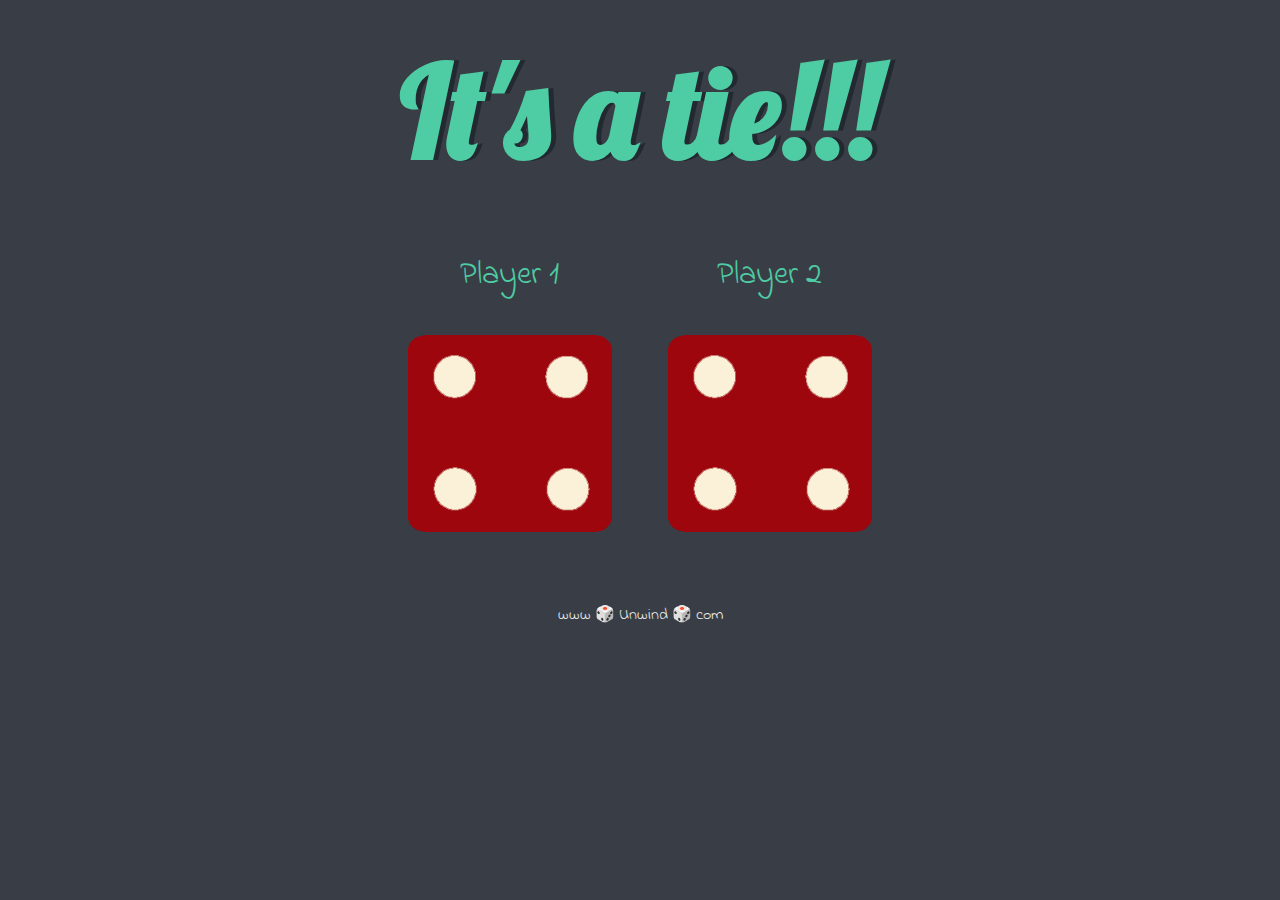
<file: dice.html>
<!DOCTYPE html>
<html lang="en" dir="ltr">
  <head>
    <meta charset="utf-8">
    <title>Dicee</title>
    <link rel="stylesheet" href="./Assets/Css/dice.css">
    <link href="https://fonts.googleapis.com/css?family=Indie+Flower|Lobster" rel="stylesheet">

  </head>
  <body>

    <div class="container">
      <h1>Refresh Me</h1>

      <div class="dice">
        <p>Player 1</p>
        <img class="img1" src="./Assets/Images/dice6.png">
      </div>

      <div class="dice">
        <p>Player 2</p>
        <img class="img2" src="./Assets/Images/dice6.png">
      </div>

    </div>

    <script src="./Script/dice.js">

    </script>
  </body>

  <footer>
    www 🎲 Unwind 🎲 com
  </footer>
</html>
</file>
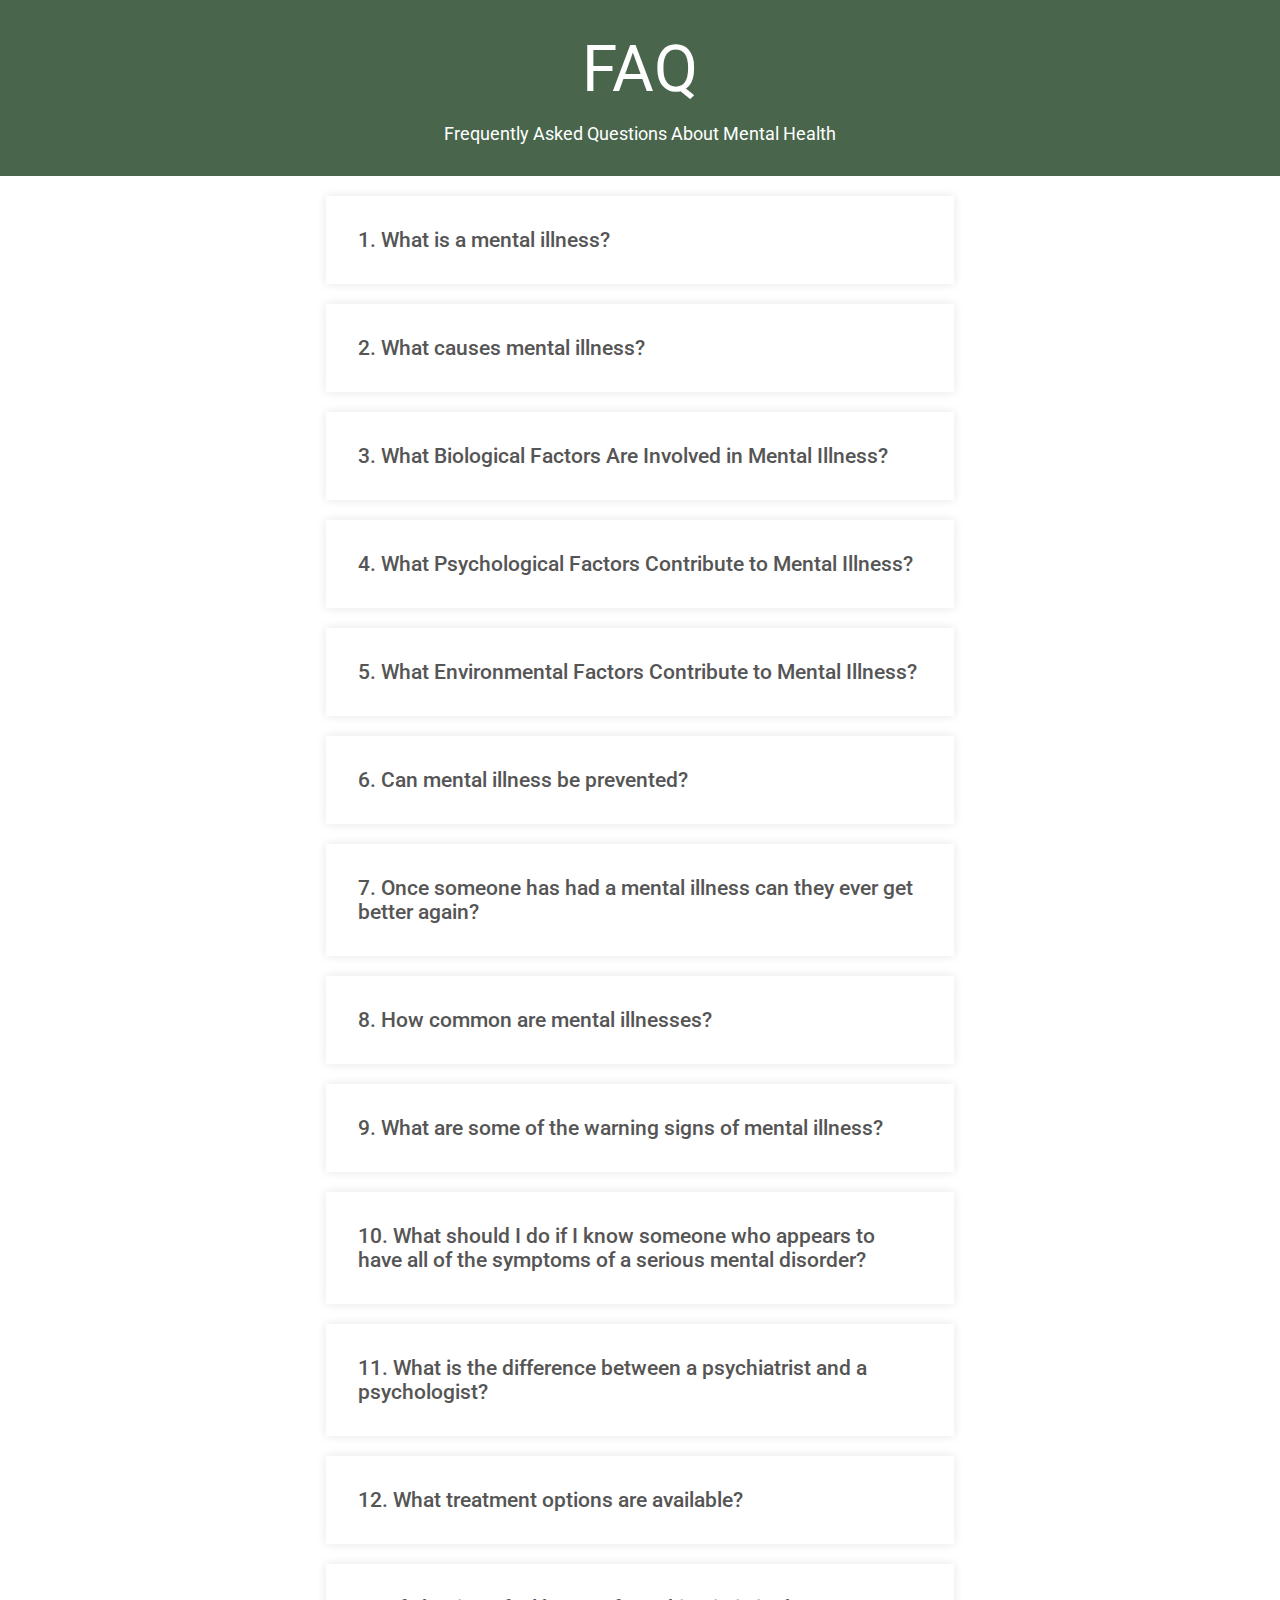
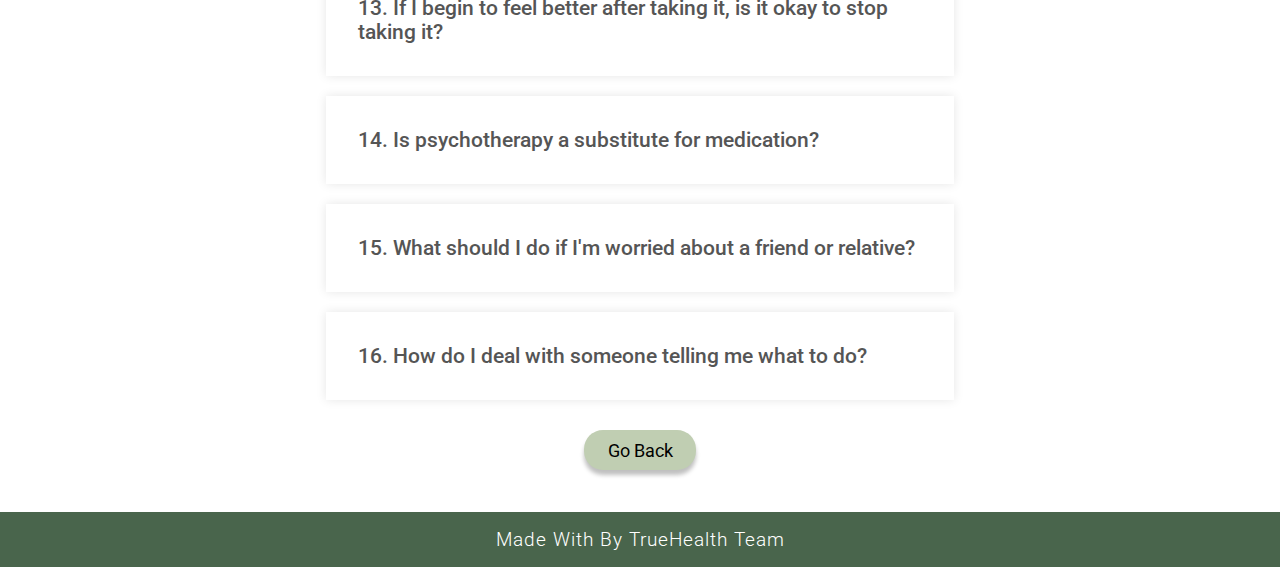
<file: faq.html>
<!DOCTYPE html>
<html lang="en">
  <head>
    <meta charset="UTF-8" />
    <meta http-equiv="X-UA-Compatible" content="IE=edge" />
    <meta name="viewport" content="width=device-width, initial-scale=1.0" />
    <link rel="apple-touch-icon" sizes="180x180" href="./Assets/favicon/apple-touch-icon.png" />
    <link rel="icon" type="image/png" sizes="32x32" href="./Assets/favicon/favicon-16x16.png" />
    <link rel="icon" type="image/png" sizes="16x16" href="./Assets/favicon/favicon-32x32.png" />
    <link rel="manifest" href="./Assets/favicon/site.webmanifest" />
    <link rel="mask-icon" href="./Assets/favicon/safari-pinned-tab.svg" color="#5bbad5" />
    <meta name="msapplication-TileColor" content="#da532c" />
    <meta name="theme-color" content="#ffffff" />
    <title>Unwind-FAQ</title>
    <link
      rel="stylesheet"
      href="https://use.fontawesome.com/releases/v5.15.4/css/all.css"
      integrity="sha384-DyZ88mC6Up2uqS4h/KRgHuoeGwBcD4Ng9SiP4dIRy0EXTlnuz47vAwmeGwVChigm"
      crossorigin="anonymous"
    />
    <link rel="stylesheet" href="./Assets/Css/faq.css" />
    <title>Document</title>
  </head>
  <body>
    <div class="container">
      <div class="header">
        <h1>FAQ</h1>
        <p>Frequently Asked Questions About Mental Health</p>
      </div>

      <div class="faq-section">
        <div class="faq-card">
          <div class="faq-question">
            <h3 class="faq-question--text">1. What is a mental illness?</h3>
            <button class="toggle-btn"><i class="fas fa-chevron-down"></i></button>
          </div>
          <p class="faq-answer hidden">
            Mental illness refers to a wide range of mental health conditions or disorders that affect a person's mood,
            thinking and behavior.
          </p>
        </div>
        <div class="faq-card">
          <div class="faq-question">
            <h3 class="faq-question--text">2. What causes mental illness?</h3>
            <button class="toggle-btn"><i class="fas fa-chevron-down"></i></button>
          </div>
          <p class="faq-answer hidden">
            It is becoming clear through research that many of these conditions are caused by a combination of
            biological, psychological, and environmental factors.
          </p>
        </div>
        <div class="faq-card">
          <div class="faq-question">
            <h3 class="faq-question--text">3. What Biological Factors Are Involved in Mental Illness?</h3>
            <button class="toggle-btn"><i class="fas fa-chevron-down arrow"></i></button>
          </div>
          <p class="faq-answer hidden">
            Some biological factors that may be involved in the development of mental illness include: Neurochemical
            Causes: Some mental illnesses have been linked to an abnormal balance of special chemicals in the brain
            called neurotransmitters. Neurotransmitters help nerve cells in the brain communicate with each other. If
            these chemicals are out of balance or are not working properly, messages may not make it through the brain
            correctly, leading to symptoms of mental illness. In addition, defects in or injury to certain areas of the
            brain have also been linked to some mental conditions. Genetics (heredity): Many mental illnesses run in
            families, suggesting that people who have a family member with a mental illness are more susceptible (have a
            greater likelihood of being affected) to developing a mental illness. Infections: Certain infections have
            been linked to brain damage and the development of mental illness or the worsening of its symptoms.
            Structural Causes: This involves possible problems in the "wiring" of different parts of the brain. This
            includes possible consequences from brain trauma.
          </p>
        </div>
        <div class="faq-card">
          <div class="faq-question">
            <h3 class="faq-question--text">4. What Psychological Factors Contribute to Mental Illness?</h3>
            <button class="toggle-btn"><i class="fas fa-chevron-down arrow"></i></button>
          </div>
          <p class="faq-answer hidden">
            Psychological factors that may contribute to mental illness include specific vulnerabilities such as
            personality traits, particular extremes in temperament features, specific sensitivities to negative
            emotions, cognitive susceptibility, dysfunctional attitudes, hopelessness, negative distortions.
          </p>
        </div>
        <div class="faq-card">
          <div class="faq-question">
            <h3 class="faq-question--text">5. What Environmental Factors Contribute to Mental Illness?</h3>
            <button class="toggle-btn"><i class="fas fa-chevron-down arrow"></i></button>
          </div>
          <p class="faq-answer hidden">
            Certain triggering factors could be significant stressors precipitating a mental illness such as: Losses
            experiences (physical loss after a trauma, loss of significant others, separation, etc… Chronic threats,
            Long-term exposure to traumatic conditions, Harmful family dynamic • Living in extreme deprivation and
            poverty • Alcohol and substance misuse • Severe neglect • War, natural disasters, accidents, etc… • Chronic
            pain and incapacitating chronic illness • Social discrimination for example towards minorities
          </p>
        </div>
        <div class="faq-card">
          <div class="faq-question">
            <h3 class="faq-question--text">6. Can mental illness be prevented?</h3>
            <button class="toggle-btn"><i class="fas fa-chevron-down arrow"></i></button>
          </div>
          <p class="faq-answer hidden">
            Most mental illnesses are caused by a combination of factors. However, some preventive measures can decrease
            the likelihood of developing mental illnesses. The concept of attributable risk has gained ground in mental
            health research and factors that are related to those can be potentially reduced to somehow prevent mental
            illnesses: prevent neglect and abuse in childhood , prevent substance abuse , prevent exposure to war ,
            increase social support , decrease burden of other health disorders , train in management of stress etc...
          </p>
        </div>
        <div class="faq-card">
          <div class="faq-question">
            <h3 class="faq-question--text">7. Once someone has had a mental illness can they ever get better again?</h3>
            <button class="toggle-btn"><i class="fas fa-chevron-down arrow"></i></button>
          </div>
          <p class="faq-answer hidden">
            According to the disorder, treatment can help the client in getting better and in some cases, full recovery
            can be achieved through adequate treatment.
          </p>
        </div>
        <div class="faq-card">
          <div class="faq-question">
            <h3 class="faq-question--text">8. How common are mental illnesses?</h3>
            <button class="toggle-btn"><i class="fas fa-chevron-down arrow"></i></button>
          </div>
          <p class="faq-answer hidden">
            Mental illnesses are very common. In fact according to studies done by IDRAAC, 1 out 4 Lebanese adults is at
            risk of developing a mental disorder before the age of 75 years and this varies by countries. Lebanon seems
            to be in the medium range.
          </p>
        </div>
        <div class="faq-card">
          <div class="faq-question">
            <h3 class="faq-question--text">9. What are some of the warning signs of mental illness?</h3>
            <button class="toggle-btn"><i class="fas fa-chevron-down arrow"></i></button>
          </div>
          <p class="faq-answer hidden">
            Symptoms of mental disorders vary depending on the type and severity of the condition. Some general symptoms
            that may suggest a mental illness include: Problems in concentration Long-lasting sadness or irritability
            Recurrent changes in energy Extremely high and low moods Excessive fear, worry, or anxiety Social withdrawal
            Dramatic changes in eating or sleeping habits Strong feelings of anger Delusions or hallucinations (seeing
            or hearing things that are not really there) Increasing inability to cope with daily problems and activities
            Suicidal thoughts Many unexplained physical problems Confused thinking Abuse of drugs and/or alcohol
          </p>
        </div>
        <div class="faq-card">
          <div class="faq-question">
            <h3 class="faq-question--text">
              10. What should I do if I know someone who appears to have all of the symptoms of a serious mental
              disorder?
            </h3>
            <button class="toggle-btn"><i class="fas fa-chevron-down arrow"></i></button>
          </div>
          <p class="faq-answer hidden">
            If you know someone who is having symptoms of a mental disorder, do not just think that they will snap out
            of it. Notify a family member, a mental health professional, and a counselor if you think a friend or family
            member has symptoms of a mental disorder.
          </p>
        </div>
        <div class="faq-card">
          <div class="faq-question">
            <h3 class="faq-question--text">11. What is the difference between a psychiatrist and a psychologist?</h3>
            <button class="toggle-btn"><i class="fas fa-chevron-down arrow"></i></button>
          </div>
          <p class="faq-answer hidden">
            While both psychiatrists and psychologists are mental health professionals, the big difference is that
            psychiatrists are medical physicians while psychologists are not. Because they are licensed physicians,
            psychiatrists can prescribe drugs. Psychologists are not allowed to do that. Psychologists on the other
            hand, use psychotherapy as a treatment method.
          </p>
        </div>
        <div class="faq-card">
          <div class="faq-question">
            <h3 class="faq-question--text">12. What treatment options are available?</h3>
            <button class="toggle-btn"><i class="fas fa-chevron-down arrow"></i></button>
          </div>
          <p class="faq-answer hidden">
            Treatment options include psychotherapy, pharmacotherapy, a combination of both as well as electroconvulsive
            therapy. Treatments can be administered in inpatient and outpatient settings.
          </p>
        </div>
        <div class="faq-card">
          <div class="faq-question">
            <h3 class="faq-question--text">
              13. If I begin to feel better after taking it, is it okay to stop taking it?
            </h3>
            <button class="toggle-btn"><i class="fas fa-chevron-down arrow"></i></button>
          </div>
          <p class="faq-answer hidden">
            It is common for people to stop taking their medication when they feel their symptoms have become
            controlled. Others may choose to stop their medication because of side effects. Another problem with
            stopping medication, especially if you stop it abruptly, is that you may develop withdrawal symptoms that
            can be very unpleasant. If you doctor feel you need to stop your medication, it is necessary to discuss it
            with your physician as he might be able to suggest another type of medication or adjust the dose of your
            medication.
          </p>
        </div>
        <div class="faq-card">
          <div class="faq-question">
            <h3 class="faq-question--text">14. Is psychotherapy a substitute for medication?</h3>
            <button class="toggle-btn"><i class="fas fa-chevron-down arrow"></i></button>
          </div>
          <p class="faq-answer hidden">
            Psychotherapy in some cases can be sufficient for the treatment of certain mental conditions. However, it
            may be needed in conjunction with medication. This is why in several cases, it is not considered as a
            substitute for medication.
          </p>
        </div>
        <div class="faq-card">
          <div class="faq-question">
            <h3 class="faq-question--text">15. What should I do if I'm worried about a friend or relative?</h3>
            <button class="toggle-btn"><i class="fas fa-chevron-down arrow"></i></button>
          </div>
          <p class="faq-answer hidden">
            This may depend on your relationship with them. Gently encouraging someone to seek appropriate support would
            be helpful to start with.
          </p>
        </div>
        <div class="faq-card">
          <div class="faq-question">
            <h3 class="faq-question--text">16. How do I deal with someone telling me what to do?</h3>
            <button class="toggle-btn"><i class="fas fa-chevron-down arrow"></i></button>
          </div>
          <p class="faq-answer hidden">
            Some people may advise you on good evidence of what works with the best of intentions, but it's important to
            find out what works best for you.
          </p>
        </div>

        <button class="back-btn"><a href="./gethelp.html">Go Back</a></button>
      </div>

      <footer>
        <p>
          Made With <span><i class="fas fa-heart" style="color: red"></i></span> By TrueHealth Team
        </p>
      </footer>
    </div>
    <script src="./Script/faq.js"></script>
  </body>
</html>
</file>
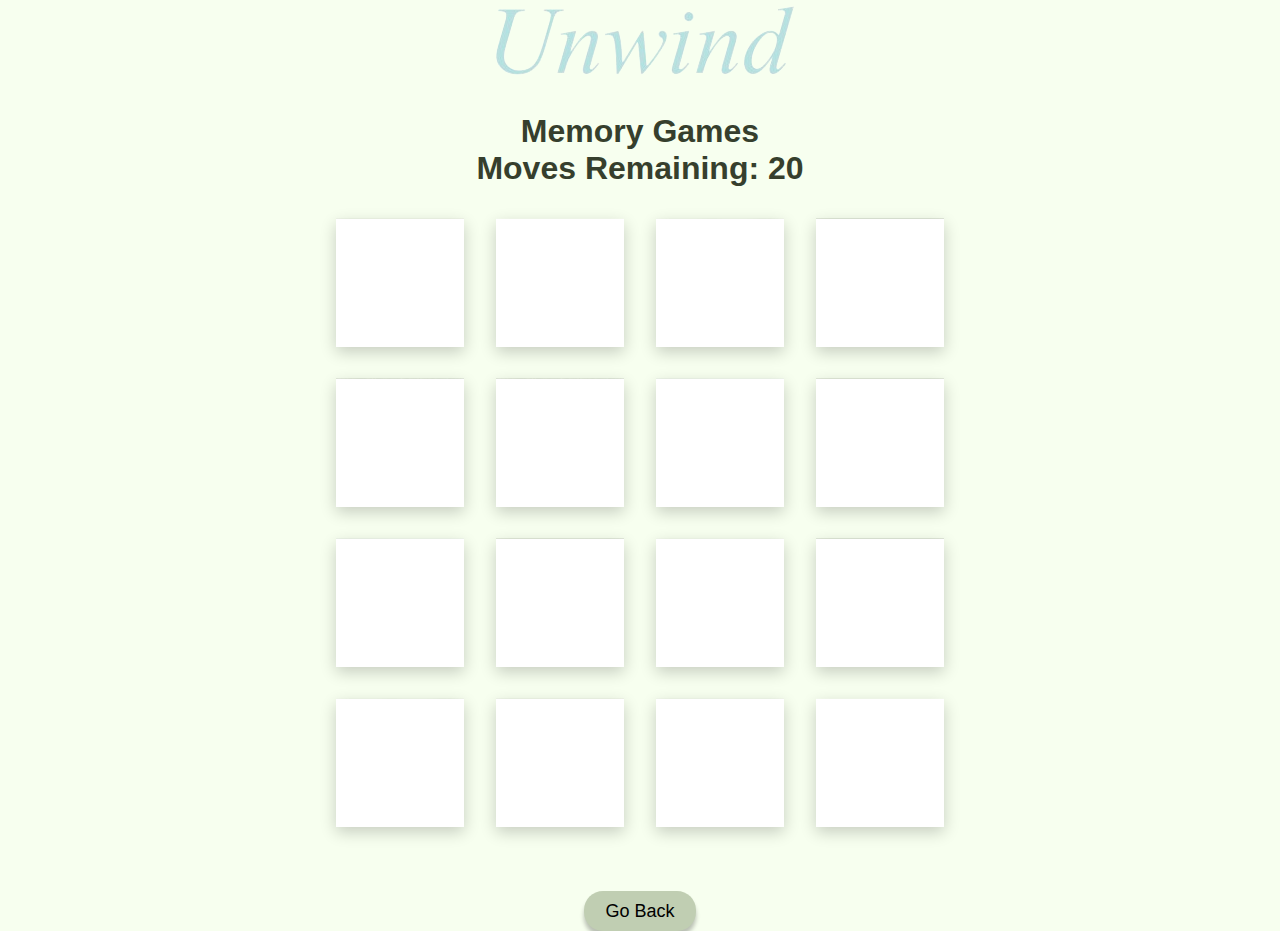
<file: memory-game.html>
<!DOCTYPE html>
<html lang="en">
  <head>
    <meta charset="UTF-8" />
    <meta http-equiv="X-UA-Compatible" content="IE=edge" />
    <meta name="viewport" content="width=device-width, initial-scale=1.0" />
    <link rel="apple-touch-icon" sizes="180x180" href="./Assets/favicon/apple-touch-icon.png" />
    <link rel="icon" type="image/png" sizes="32x32" href="./Assets/favicon/favicon-16x16.png" />
    <link rel="icon" type="image/png" sizes="16x16" href="./Assets/favicon/favicon-32x32.png" />
    <link rel="manifest" href="./Assets/favicon/site.webmanifest" />
    <link rel="mask-icon" href="./Assets/favicon/safari-pinned-tab.svg" color="#5bbad5" />
    <meta name="msapplication-TileColor" content="#da532c" />
    <meta name="theme-color" content="#ffffff" />
    <title>Unwind-Memory-Games</title>
    <link rel="stylesheet" href="./Assets/Css/memory-game.css" />
  </head>
  <body>
    <div class="game-header">
      <a href="./index.html">
        <img src="./Assets/Images/Unwind-center.png" alt="Unwind" />
      </a>
    </div>
    <h1>Memory Games</h1>
    <h1 class="alert-message"></h1>
    <h1>Moves Remaining: <span class="playerLivesCount"></span></h1>

    <section class="game"></section>
    <button class="back-btn"><a href="./games.html">Go Back</a></button>
    <script src="./Script/memory-game.js"></script>
  </body>
</html>
</file>
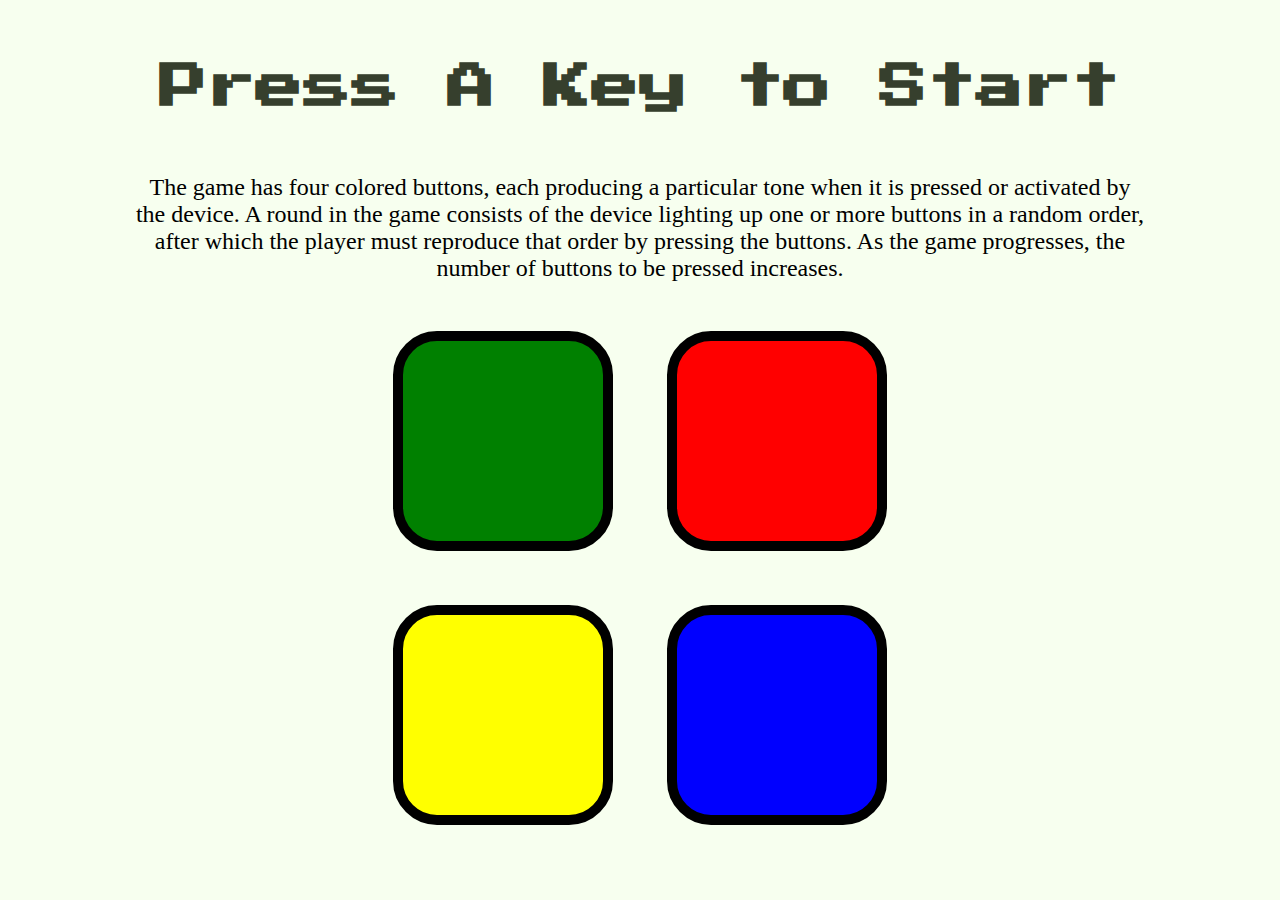
<file: simon.html>
<!DOCTYPE html>
<html lang="en" dir="ltr">

<head>
  <meta charset="utf-8">
  <title>Simon</title>
  <link rel="stylesheet" href="./Assets/Css/simon.css" />
  <link href="https://fonts.googleapis.com/css?family=Press+Start+2P" rel="stylesheet">
</head>

<body>
  <h1 id="level-title">Press A Key to Start</h1>
  <p id="description">The game has four colored buttons, each producing a particular tone when it is pressed or activated by the device. A round in the game consists of the device lighting up one or more buttons in a random order, after which the player must reproduce that order by pressing the buttons. As the game progresses, the number of buttons to be pressed increases.</p>
  
  <div class="container">
    <div class="row">

      <div type="button" id="green" class="btn green">

      </div>

      <div type="button" id="red" class="btn red">

      </div>
    </div>

    <div class="row">

      <div type="button" id="yellow" class="btn yellow">

      </div>
      <div type="button" id="blue" class="btn blue">

      </div>

    </div>

  </div>
  
<script src="https://ajax.googleapis.com/ajax/libs/jquery/3.6.0/jquery.min.js"></script>
<script src="./Script/simon.js"></script>
</body>

</html>
</file>
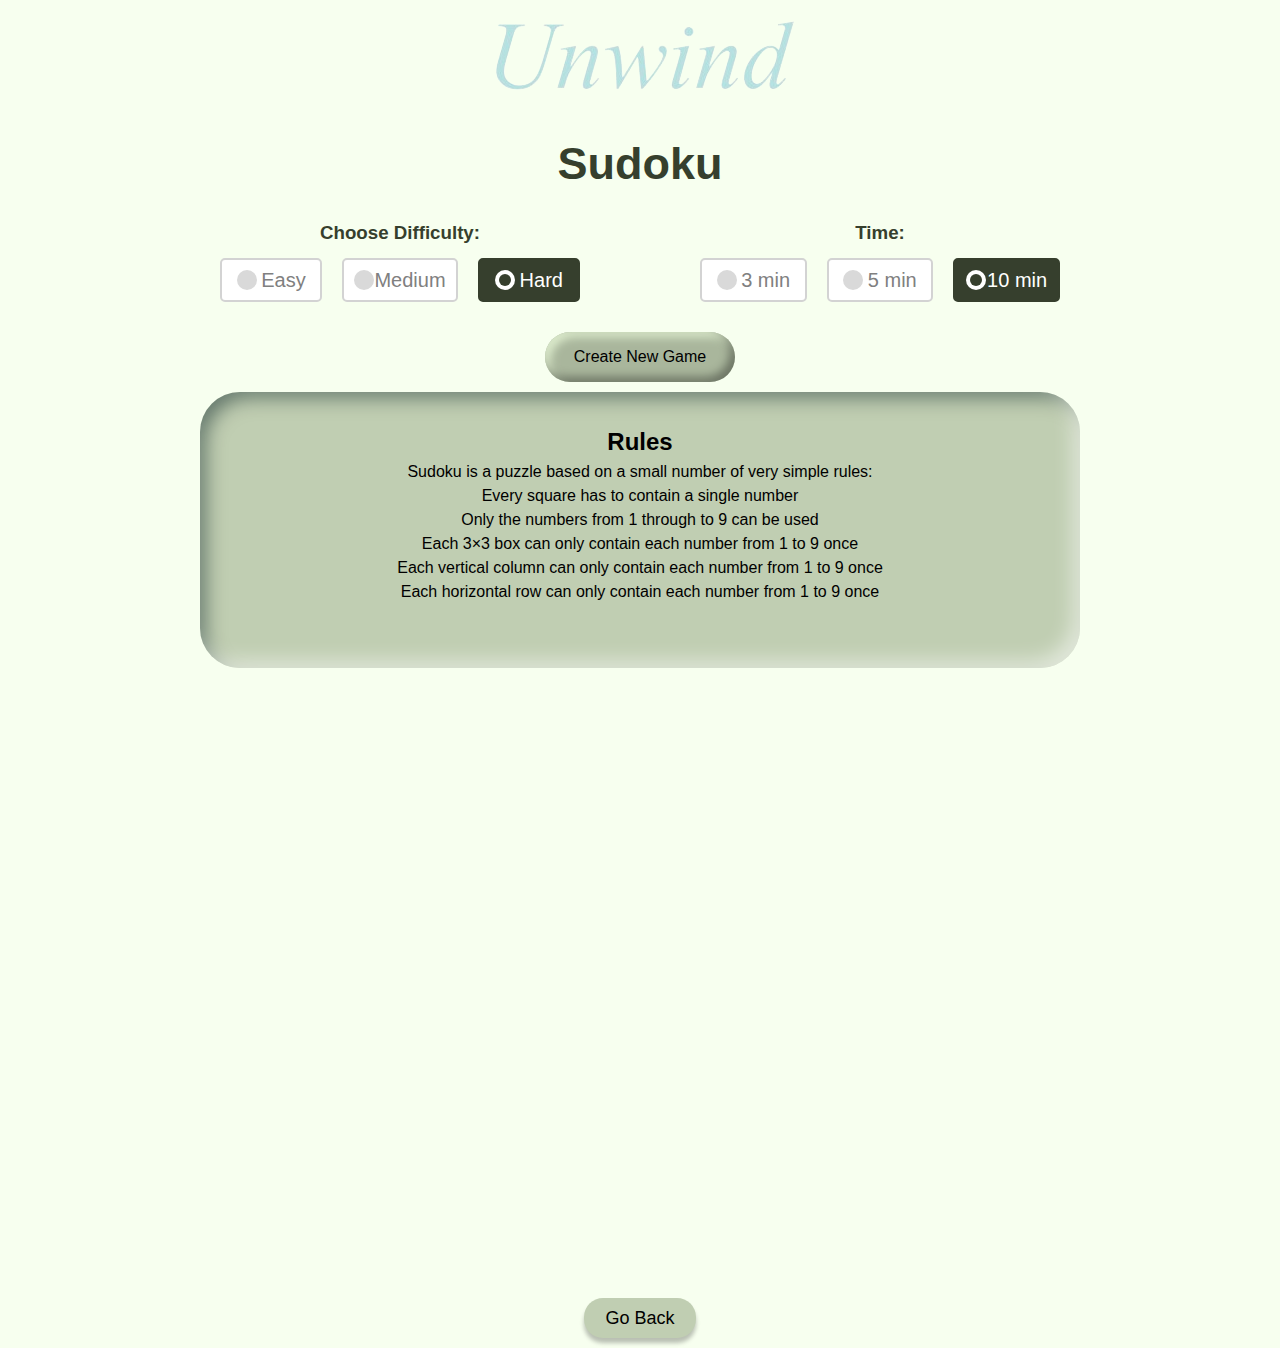
<file: sudoku.html>
<!DOCTYPE html>
<html lang="en">
  <head>
    <meta charset="UTF-8" />
    <meta http-equiv="X-UA-Compatible" content="IE=edge" />
    <meta name="viewport" content="width=device-width, initial-scale=1.0" />
    <link rel="apple-touch-icon" sizes="180x180" href="./Assets/favicon/apple-touch-icon.png" />
    <link rel="icon" type="image/png" sizes="32x32" href="./Assets/favicon/favicon-16x16.png" />
    <link rel="icon" type="image/png" sizes="16x16" href="./Assets/favicon/favicon-32x32.png" />
    <link rel="manifest" href="./Assets/favicon/site.webmanifest" />
    <link rel="mask-icon" href="./Assets/favicon/safari-pinned-tab.svg" color="#5bbad5" />
    <meta name="msapplication-TileColor" content="#da532c" />
    <meta name="theme-color" content="#ffffff" />
    <link rel="stylesheet" href="./Assets/Css/sudoku.css" />
    <script src="./Script/sudoku.js"></script>
    <title>Unwind-Sudoku</title>
  </head>
  <header>
    <div class="game-header">
      <a href="./index.html">
        <img src="./Assets/Images/Unwind-center.png" alt="Unwind" />
      </a>
    </div>
    <h1>Sudoku</h1>
    <div id="setup-game">
      <div id="diff">
        <div>
          <h3>Choose Difficulty:</h3>
        </div>
        <div>
          <div class="wrapper">
            <input type="radio" name="selectt" id="diff-1" value="easy" />
            <input type="radio" name="selectt" id="diff-2" value="medium" />
            <input type="radio" name="selectt" id="diff-3" value="hard" checked />
            <label for="diff-1" class="diff diff-1">
              <div class="dot"></div>
              <span>Easy </span>
            </label>
            <label for="diff-2" class="diff diff-2">
              <div class="dot"></div>
              <span>Medium</span>
            </label>
            <label for="diff-3" class="diff diff-3">
              <div class="dot"></div>
              <span>Hard</span>
            </label>
          </div>
        </div>
      </div>

      <div id="time">
        <div>
          <h3>Time:</h3>
        </div>
        <div>
          <div class="wrapper">
            <input type="radio" name="select" id="time-1" value="three" />
            <input type="radio" name="select" id="time-2" value="five" />
            <input type="radio" name="select" id="time-3" value="ten" checked />
            <label for="time-1" class="time time-1">
              <div class="dot"></div>
              <span>3 min</span>
            </label>
            <label for="time-2" class="time time-2">
              <div class="dot"></div>
              <span>5 min</span>
            </label>
            <label for="time-3" class="time time-3">
              <div class="dot"></div>
              <span>10 min</span>
            </label>
          </div>
        </div>
      </div>
    </div>

    <button id="start-btn">Create New Game</button>
  </header>
  <body>
    <div id="rules">
      <h2>Rules</h2>
      <p>Sudoku is a puzzle based on a small number of very simple rules:</p>

      <p>Every square has to contain a single number</p>
      <p>Only the numbers from 1 through to 9 can be used</p>
      <p>Each 3×3 box can only contain each number from 1 to 9 once</p>
      <p>Each vertical column can only contain each number from 1 to 9 once</p>
      <p>Each horizontal row can only contain each number from 1 to 9 once</p>
    </div>
    <div id="stats" class="hidden">
      <p id="timer">Timer</p>
      <p id="lives">Lives</p>
    </div>
    <div id="game">
      <div id="board"></div>
      <div id="number-container" class="hidden">
        <p id="one">1</p>
        <p id="two">2</p>
        <p id="three">3</p>
        <p id="four">4</p>
        <p id="five">5</p>
        <p id="six">6</p>
        <p id="seven">7</p>
        <p id="eight">8</p>
        <p id="nine">9</p>
      </div>
    </div>
    <button class="back-btn"><a href="./games.html">Go Back</a></button>
  </body>
</html>
</file>
<file: Assets/Css/dice.css>
.container {
    width: 70%;
    margin: auto;
    text-align: center;
  }
  
  .dice {
    text-align: center;
    display: inline-block;
  
  }
  
  body {
    background-color: #393E46;
  }
  
  h1 {
    margin: 30px;
    font-family: 'Lobster', cursive;
    text-shadow: 5px 0 #232931;
    font-size: 8rem;
    color: #4ECCA3;
  }
  
  p {
    font-size: 2rem;
    color: #4ECCA3;
    font-family: 'Indie Flower', cursive;
  }
  
  img {
    width: 80%;
  }
  
  footer {
    margin-top: 5%;
    color: #EEEEEE;
    text-align: center;
    font-family: 'Indie Flower', cursive;
  
  }
</file>
<file: Assets/Css/faq.css>
@import url("https://fonts.googleapis.com/css2?family=Roboto:wght@100;300;400;500&display=swap");

* {
  margin: 0;
  padding: 0;
  box-sizing: border-box;
  font-family: "Roboto", sans-serif;
}

.container {
  width: 100%;
  height: 100vh;
  margin: 0 auto;
}

.header {
  width: 100%;
  text-align: center;
  background-color: #49654c;
  padding: 2rem;
  color: #fff;
}
.header p {
  font-size: 18px;
}
.header h1 {
  font-size: 4rem;
  font-weight: 400;
  margin-bottom: 1rem;
}
.faq-section {
  max-width: 80rem;
  width: 80vw;
  padding: 0 4rem 2rem 4rem;
  margin: 20px auto 0 auto;
  display: flex;
  flex-direction: column;
  align-items: center;
  gap: 20px;
}

.faq-card {
  box-shadow: 0px 0px 10px rgba(0, 0, 0, 0.1);
  padding: 2rem;
  width: 70%;
  transition: all 0.3s ease-in-out;
}

.faq-card:hover {
  box-shadow: 21px 19px 47px -22px rgba(0, 0, 0, 0.75);
  -webkit-box-shadow: 21px 19px 47px -22px rgba(0, 0, 0, 0.75);
  -moz-box-shadow: 21px 19px 47px -22px rgba(0, 0, 0, 0.75);
}

.faq-question {
  display: flex;
  justify-content: space-between;
}

.faq-question--text {
  font-size: 1.3rem;
  font-weight: 500;
  color: #555;
}

.faq-question i {
  font-size: 1.3rem;
  color: #555;
  outline: none;
}
.toggle-btn {
  border: none;
  background-color: #fff;
  cursor: pointer;
}
.faq-answer {
  font-size: 18px;
  padding-top: 1rem;
  line-height: 1.3;
  letter-spacing: 0.2px;
  color: #555;
}

.hidden {
  display: none;
}

.rotated {
  transform: rotate(180deg);
}

.active {
  color: #00750c;
}

footer {
  letter-spacing: 1px;
  background-color: #49654c;
  padding: 1rem;
  text-align: center;
  font-size: 1.2rem;
  color: rgb(255, 255, 255);
  font-weight: 300;
}

.goback-btn {
  background-color: #49654c;
  border-radius: 40px;
  border: none;
  color: #fff;
  padding: 0.6rem 1rem;
  text-align: center;
  font-size: 1.2rem;
  font-weight: 300;
  cursor: pointer;
}

.back-btn {
  display: block;
  text-align: center;
  padding: 0.6rem 1rem;
  margin: 10px auto;
  text-decoration: none;
  font-size: 18px;
  width: 7rem;
  background: #c0ceb2;
  border: none;
  box-shadow: 0px 5px 4px rgba(0, 0, 0, 0.25);
  border-radius: 19px;
}
.back-btn a {
  text-decoration: none;
  color: #000000;
}

@media (max-width: 1200px) {
  .faq-section {
    width: 80vw;
    padding: 0 1rem 2rem 1rem;
  }
}
@media (max-width: 768px) {
  .faq-card {
    width: 100%;
  }
  .faq-section {
    width: 80vw;
    padding: 0 1rem 2rem 1rem;
  }
}

@media (max-width: 480px) {
  .header h1 {
    font-size: 3rem;
    margin-bottom: 6px;
  }
  .faq-section {
    width: 90vw;
    padding: 0 1rem 2rem 1rem;
  }

  .faq-card {
    width: 100%;
    padding: 0.6rem;
  }
  .faq-question {
    gap: 12px;
  }
  .faq-question--text {
    font-size: 14px;
  }

  .faq-question i {
    font-size: 14px;
  }

  .faq-answer {
    font-size: 12px;
    padding-top: 8px;
    line-height: 1.1;
  }
}
</file>
<file: Assets/Css/memory-game.css>
* {
  margin: 0;
  padding: 0;
  box-sizing: border-box;
}

body {
  display: flex;
  justify-content: center;
  align-items: center;
  height: 100vh;
  flex-direction: column;
  position: relative;
  background-color: #f7ffef;
  font-family: "Poppins", sans-serif;
}

section {
  display: grid;
  grid-template-rows: repeat(4, 8rem);
  grid-template-columns: repeat(4, 8rem);
  perspective: 800px;
  grid-gap: 2rem;
}
.game {
  padding-top: 2rem;
}

h1 {
  color: #363f2d;
}

.card {
  transform-style: preserve-3d;
  transition: all 1s cubic-bezier(0.175, 0.885, 0.32, 1.275);
  position: relative;
  width: 100%;
  height: 100%;
  cursor: pointer;
  box-shadow: rgba(0, 0, 0, 0.2) 0px 5px 15px;
}

.back {
  background-color: white;
  backface-visibility: hidden;
}

.face,
.back {
  position: absolute;
  width: 100%;
  height: 100%;
  pointer-events: none;
}

.toggleCard {
  transform: rotateY(180deg);
}

.back-btn {
  display: block;
  text-align: center;
  padding: 0.6rem 1rem;
  margin: 4rem auto 0 auto;
  text-decoration: none;
  font-size: 18px;
  width: 7rem;
  background: #c0ceb2;
  border: none;
  box-shadow: 0px 5px 4px rgba(0, 0, 0, 0.25);
  border-radius: 19px;
}
.back-btn a {
  text-decoration: none;
  color: #000000;
}

.game-header {
  height: 4rem;
  margin: 1rem 0 4rem 0;
  display: flex;
  justify-content: center;
}

.game-header img {
  display: block;
  margin: 0 auto;
}

@media (max-width: 768px) {
  section {
    grid-template-rows: repeat(4, 6rem);
    grid-template-columns: repeat(4, 6rem);
    grid-gap: 1rem;
  }

  h1 {
    font-size: 1.8rem;
  }
}

@media (max-width: 480px) {
  section {
    grid-template-rows: repeat(4, 4rem);
    grid-template-columns: repeat(4, 4rem);
    grid-gap: 1rem;
  }
  h1 {
    font-size: 1.5em;
  }
}
</file>
<file: Assets/Css/simon.css>
body {
    text-align: center;
    background-color: #f7ffef;
  }
  
  #level-title {
    font-family: 'Press Start 2P', cursive;
    font-size: 3rem;
    margin:  5%;
    color: #363f2d;
  }
  
  .container {
    display: block;
    width: 50%;
    margin: auto;
  
  }
 
  #description{
    font-size: 1.5rem;
    margin-left:10%;
    margin-right:10%;
    
  }
  
  .btn {
    margin: 25px;
    display: inline-block;
    height: 200px;
    width: 200px;
    border: 10px solid black;
    border-radius: 20%;
  }
  
  .game-over {
    background-color: red;
    opacity: 0.8;
  }
  
  .red {
    background-color: red;
  }
  
  .green {
    background-color: green;
  }
  
  .blue {
    background-color: blue;
  }
  
  .yellow {
    background-color: yellow;
  }
  
  .pressed {
    box-shadow: 0 0 20px white;
    background-color: grey;
  }
</file>
<file: Assets/Css/sudoku.css>
* {
  margin: 0;
  padding: 0;
}

.hidden {
  display: none;
}

body {
  background-color: #f7ffef;
  font-family: "Poppins", sans-serif;
  position: relative;
}

header {
  text-align: center;
  padding-bottom: 10px;
}

h1 {
  font-size: 45px;
  color: #363f2d;
  padding-top: 1rem;
}

h3 {
  color: #363f2d;
}
.back-btn {
  display: block;
  text-align: center;
  padding: 0.6rem 1rem;
  margin: 10px auto;
  text-decoration: none;
  font-size: 18px;
  width: 7rem;
  background: #c0ceb2;
  border: none;
  box-shadow: 0px 5px 4px rgba(0, 0, 0, 0.25);
  border-radius: 19px;
}
.back-btn a {
  text-decoration: none;
  color: #000000;
}

#setup-game {
  display: flex;
  justify-content: center;
}

#setup-game > * {
  margin: 2rem 0 1rem 0;
  padding-left: 50px;
  padding-right: 50px;
  display: flex;
  align-items: center;
}

#start-btn {
  justify-self: center;
  padding: 1rem 1.8rem;
  border-radius: 30px;
  border: none;
  background: #c0ceb2;
  background: #a9b69c;
  box-shadow: inset -5px -5px 10px rgba(0, 0, 0, 0.36), inset 5px 5px 10px #ddeccd;
  font-size: 1rem;
  transition: all 0.3s;
}

#start-btn:hover {
  box-shadow: inset 5px 5px 10px rgba(0, 0, 0, 0.36), inset -5px -5px 10px #ddeccd;
}

#diff,
#time,
#theme {
  display: flex;
  justify-content: center;
  flex-direction: column;
}

#diff > div,
#time > div {
  margin-bottom: 1rem;
}

p#timer,
p#lives {
  font-size: 25px;
  font-weight: bold;
  text-align: center;
  padding-top: 1rem;
  color: #363f2d;
}

#game {
  display: flex;
  justify-content: center;
  margin-bottom: 8px;
}

#number-container > p {
  border-radius: 20%;
  width: 60px;
  height: 60px;
  font-size: 40px;
  margin: 5px 0 5px 50px;
  text-align: center;
  background: #c0ceb2;
  box-shadow: inset -6px -6px 12px rgba(255, 255, 255, 0.8), inset 6px 6px 12px rgba(0, 0, 0, 0.8);
}

#number-container > p:hover {
  cursor: pointer;
  background-color: #ffba08;
}

#board {
  padding-top: 10px;
  margin-top: 10px;
  display: flex;
  flex-wrap: wrap;
  justify-content: center;
  align-content: flex-start;
  width: 600px;
  height: 600px;
}

#rules {
  text-align: center;
  padding: 2rem 0 4rem 0;
  background: #c0ceb2;
  box-shadow: inset -10px -10px 20px -3px rgba(255, 255, 255, 0.54), inset 10px 10px 20px -5px rgba(0, 27, 32, 0.5);
  width: 55rem;
  margin: 0 auto;
  border-radius: 40px;
  line-height: 1.5;
}
.tile {
  border: 1px solid black;
  width: 60px;
  height: 60px;
  text-align: center;
  margin: 0px;
  vertical-align: middle;
  font-size: 40px;
  background: #c0ceb2;
  box-shadow: inset 10px 10px 20px -3px rgba(255, 255, 255, 0.8), inset -10px -10px 20px -5px rgba(0, 27, 32, 0.5);
}

.tile:hover {
  cursor: pointer;
  background-color: #0096c7;
}

p.selected {
  background-color: #5b6b4a;
}

p.incorrect {
  background-color: red;
}

.rightBorder {
  border-right: 4px solid black;
}

.bottomBorder {
  border-bottom: 4px solid black;
}
footer {
  background-color: lightgrey;
  text-align: center;
  width: 100vw;
}

.wrapper {
  display: inline-flex;
  background: #f7ffef;
  height: 40px;
  width: 380px;
  align-items: center;
  justify-content: space-evenly;
}
.wrapper .time,
.wrapper .diff {
  background: #fff;
  height: 100%;
  width: 100%;
  display: flex;
  align-items: center;
  justify-content: space-evenly;
  margin: 0 10px;
  border-radius: 5px;
  cursor: pointer;
  padding: 0 10px;
  border: 2px solid lightgrey;
  transition: all 0.3s ease;
}
.wrapper .time .dot,
.wrapper .diff .dot {
  height: 20px;
  width: 20px;
  background: #d9d9d9;
  border-radius: 50%;
  position: relative;
}
.wrapper .time .dot::before,
.wrapper .diff .dot::before {
  position: absolute;
  content: "";
  top: 4px;
  left: 4px;
  width: 12px;
  height: 12px;
  background: #363f2d;
  border-radius: 50%;
  opacity: 0;
  transform: scale(1.5);
  transition: all 0.3s ease;
}
input[type="radio"] {
  display: none;
}
#time-1:checked:checked ~ .time-1,
#time-2:checked:checked ~ .time-2,
#time-3:checked:checked ~ .time-3,
#diff-1:checked:checked ~ .diff-1,
#diff-2:checked:checked ~ .diff-2,
#diff-3:checked:checked ~ .diff-3 {
  border-color: #363f2d;
  background: #363f2d;
}
#time-1:checked:checked ~ .time-1 .dot,
#time-2:checked:checked ~ .time-2 .dot,
#time-3:checked:checked ~ .time-3 .dot,
#diff-1:checked:checked ~ .diff-1 .dot,
#diff-2:checked:checked ~ .diff-2 .dot,
#diff-3:checked:checked ~ .diff-3 .dot {
  background: #fff;
}
#time-1:checked:checked ~ .time-1 .dot::before,
#time-2:checked:checked ~ .time-2 .dot::before,
#time-3:checked:checked ~ .time-3 .dot::before,
#diff-1:checked:checked ~ .diff-1 .dot::before,
#diff-2:checked:checked ~ .diff-2 .dot::before,
#diff-3:checked:checked ~ .diff-3 .dot::before {
  opacity: 1;
  transform: scale(1);
}
.wrapper .time span,
.wrapper .diff span {
  font-size: 20px;
  color: #808080;
}
#time-1:checked:checked ~ .time-1 span,
#time-2:checked:checked ~ .time-2 span,
#time-3:checked:checked ~ .time-3 span,
#diff-1:checked:checked ~ .diff-1 span,
#diff-2:checked:checked ~ .diff-2 span,
#diff-3:checked:checked ~ .diff-3 span {
  color: #fff;
}

@media (max-width: 768px) {
  #setup-game {
    flex-direction: column;
  }
  #setup-game > * {
    display: flex;
    align-items: center;
    margin: 0;
  }

  #rules {
    width: 80vw;
  }
}

@media (max-width: 480px) {
  #rules {
    width: 90vw;
  }

  .tile {
    width: 25px;
    height: 25px;
    font-size: 15px;
    border: 0.2px solid black;
    box-shadow: inset 2px 2px 4px rgba(255, 255, 255, 0.8), inset -2px -2px 4px rgba(0, 27, 32, 0.5);
  }

  div#number-container > * {
    border-radius: 20%;
    width: 25px;
    height: 25px;
    font-size: 12px;
    margin: 5px 0 5px 50px;
    box-shadow: inset -2px -2px 4px rgba(255, 255, 255, 0.8), inset 2px 2px 4px rgba(0, 0, 0, 0.8);
    display: flex;
    align-items: center;
    justify-content: center;
  }

  #board {
    width: 250px;
    height: 250px;
    border: none;
  }
  .rightBorder {
    border-right: 1px solid black;
  }

  .bottomBorder {
    border-bottom: 1px solid black;
  }

  p#timer,
  p#lives {
    font-size: 16px;
    font-weight: 600;
    text-align: center;
    padding-top: 6px;
  }
  #start-btn {
    padding: 0.6rem 1.2rem;
    border-radius: 30px;
    box-shadow: inset 6px 6px 12px -3px rgba(0, 0, 0, 0.36), inset -6px -6px 12px -5px #ddeccd;
    font-size: 0.8rem;
  }
  #start-btn:hover {
    box-shadow: inset -6px -6px 12px rgba(0, 0, 0, 0.36), inset 6px 6px 12px #ddeccd;
  }

  .wrapper {
    width: 70vw;
    height: 20px;
  }

  .wrapper .time,
  .wrapper .diff {
    border: 0.6px solid lightgrey;
    margin: 0 5px;
  }

  .wrapper .time .dot,
  .wrapper .diff .dot {
    height: 10px;
    width: 10px;
  }

  .wrapper .time span,
  .wrapper .diff span {
    font-size: 12px;
    color: #808080;
  }

  .wrapper .time .dot::before,
  .wrapper .diff .dot::before {
    top: 2px;
    left: 2px;
    width: 6px;
    height: 6px;
    transform: scale(1.5);
  }
}
</file>
